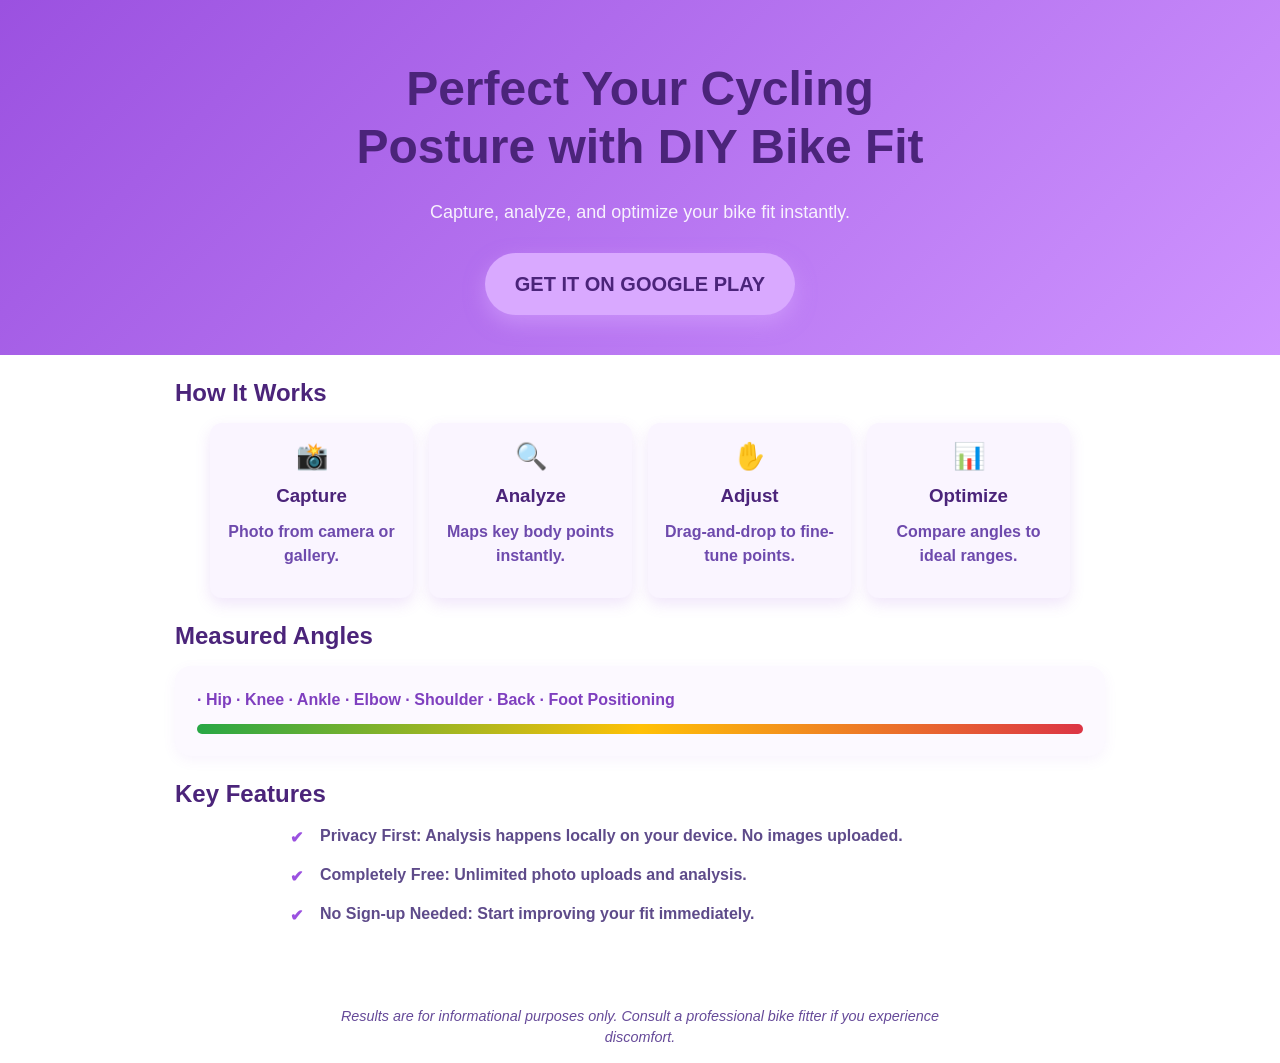
<file: index.html>
<!DOCTYPE html>
<html lang="en">
<head>
  <meta charset="UTF-8" />
  <meta name="viewport" content="width=device-width, initial-scale=1" />
  <title>DIY Bike Fit - Cycling Posture & Angle Analyser</title>
  <link rel="icon" type="image/png" href="icon.png" />
  <link rel="apple-touch-icon" href="apple-touch-icon.png" />
  <style>
    /* Reset & Base */
    *, *::before, *::after {
      box-sizing: border-box;
    }
    body {
      margin: 0;
      font-family: 'Inter', 'Segoe UI', Tahoma, Geneva, Verdana, sans-serif;
      background: #fff;
      color: #2e2e3a;
      line-height: 1.5;
      font-size: 16px;
      -webkit-font-smoothing: antialiased;
      -moz-osx-font-smoothing: grayscale;
    }
    a {
      color: inherit;
      text-decoration: none;
    }
    a:focus, button:focus {
      outline: 3px solid #d9a9ff;
      outline-offset: 2px;
    }
    img {
      max-width: 100%;
      height: auto;
      display: block;
    }
    h1, h2, h3 {
      font-weight: 700;
      color: #4b247a;
      margin-top: 0;
      margin-bottom: 0.5em;
    }
    p {
      margin-top: 0;
      margin-bottom: 1em;
    }

    /* Container */
    .container {
      max-width: 960px;
      margin: 20px auto;
      padding: 0 15px;
    }

    /* Header */
    header {
      position: sticky;
      top: 0;
      background: #faf5ff;
      box-shadow: 0 2px 5px rgba(75, 36, 122, 0.1);
      display: flex;
      justify-content: space-between;
      align-items: center;
      padding: 15px 15px;
      z-index: 10;
    }
    .logo {
      font-size: 1.4rem;
      font-weight: 700;
      color: #7f3fbf;
    }
    .btn-download {
      background: #9b51e0;
      border: none;
      color: white;
      padding: 10px 20px;
      font-weight: 600;
      border-radius: 30px;
      cursor: pointer;
      transition: background-color 0.3s ease;
      font-size: 1rem;
    }
    .btn-download:hover,
    .btn-download:focus {
      background: #7f3fbf;
    }

    /* Hero */
    .hero {
      text-align: center;
      padding: 60px 20px 40px;
      background: linear-gradient(135deg, #9b51e0 0%, #cf94ff 100%);
      color: #fff;
    }
    .hero h1 {
      font-size: 2.25rem;
      max-width: 600px;
      margin: 0 auto 0.5em;
      line-height: 1.2;
    }
    .hero p {
      font-size: 1.125rem;
      max-width: 520px;
      margin: 0 auto 1.5em;
      font-weight: 500;
      opacity: 0.9;
    }
    .hero .btn-group {
      display: inline-flex;
      gap: 15px;
      flex-wrap: wrap;
      justify-content: center;
    }
    .btn-primary {
      background-color: #d9a9ff;
      color: #4b247a;
      border: none;
      padding: 14px 28px;
      font-size: 1.1rem;
      font-weight: 700;
      border-radius: 32px;
      cursor: pointer;
      text-transform: uppercase;
      box-shadow: 0 8px 20px rgba(217, 169, 255, 0.5);
      transition: background-color 0.3s ease;
      display: inline-flex;
      align-items: center;
      gap: 8px;
    }
    .btn-primary:hover,
    .btn-primary:focus {
      background-color: #c375ff;
      box-shadow: 0 10px 25px rgba(195, 117, 255, 0.7);
    }
    .btn-secondary {
      background: transparent;
      color: #d9a9ff;
      border: 2px solid #d9a9ff;
      padding: 12px 24px;
      font-weight: 600;
      border-radius: 32px;
      cursor: pointer;
      text-transform: none;
      transition: background-color 0.3s ease, color 0.3s ease;
    }
    .btn-secondary:hover,
    .btn-secondary:focus {
      background-color: #d9a9ff;
      color: #4b247a;
    }

    /* Sections */
    section {
      padding: 60px 20px 40px;
    }

    /* How It Works */
    .steps {
      display: grid;
      gap: 16px;
      grid-template-columns: repeat(auto-fit, minmax(160px, 1fr));
      max-width: 860px;
      margin: 0 auto;
    }
    .step {
      background: #faf5ff;
      padding: 14px 12px;
      border-radius: 12px;
      box-shadow: 0 6px 15px rgba(155, 81, 224, 0.15);
      text-align: center;
      color: #6e4aad;
      font-weight: 600;
      user-select: none;
    }
    .step-icon {
      font-size: 26px;
      margin-bottom: 6px;
      color: #9b51e0;
    }

    /* What It Measures */
    .measure-card {
      background: #fcf9ff;
      border: 2px solid transparent;
      padding: 20px 20px;
      border-radius: 16px;
      box-shadow: 0 4px 14px rgba(155, 81, 224, 0.07);
      /* max-width: 500px; */
    }
    .measure-items {
      margin: 0 0 12px 0;
      color: #7f3fbf;
      font-weight: 700;
    }
    /* Feedback bars */
    .feedback-bar {
      height: 10px;
      border-radius: 12px;
      margin-top: 10px;
      background: linear-gradient(to right, #28a745, #ffc107, #dc3545);
    }

    /* Key Features */
    .features-list {
      max-width: 700px;
      margin: 0 auto;
      list-style: none;
      padding-left: 0;
      color: #5e4b8a;
      font-weight: 600;
    }
    .features-list li {
      margin-bottom: 15px;
      position: relative;
      padding-left: 30px;
    }
    .features-list li::before {
      content: "✔";
      position: absolute;
      left: 0;
      top: 2px;
      color: #9b51e0;
      font-weight: 700;
    }

    /* Note */
    .note {
      max-width: 700px;
      margin: 0 auto;
      padding-top: 60px;
      color: #664a99;
      font-size: 0.9rem;
      font-style: italic;
      text-align: center;
    }

    /* Footer */
    footer {
      background: #faf5ff;
      color: #7f3fbf;
      padding: 25px 20px;
      text-align: center;
      font-size: 0.9rem;
      user-select: none;
    }

    /* Responsive typography */
    @media(min-width: 768px) {
      .hero h1 {
        font-size: 3rem;
      }
      .btn-primary {
        font-size: 1.25rem;
        padding: 16px 30px;
      }
    }
  </style>
</head>
<body>

  <!-- <header class="container" role="banner">
    <div class="logo" aria-label="DIY Bike Fit Logo">DIY Bike Fit</div>
    <a href="https://play.google.com/store/apps/details?id=com.diybikefit.app" class="btn-download" role="button" aria-label="Download DIY Bike Fit on Google Play">Download Now</a>
  </header> -->

  <main>
    <section class="hero" aria-labelledby="hero-title">
      <h1 id="hero-title">Perfect Your Cycling Posture with DIY Bike Fit</h1>
      <p>Capture, analyze, and optimize your bike fit instantly.</p>
      <div class="btn-group">
        <a href="https://play.google.com/store/apps/details?id=com.diy.bikefit&hl=en" class="btn-primary" role="button" aria-label="Get DIY Bike Fit on Google Play">
          Get it on Google Play
        </a>
      </div>
    </section>

    <section class="container" aria-labelledby="how-it-works-title">
      <h2 id="how-it-works-title">How It Works</h2>
      <div class="steps" role="list">
        <article class="step" role="listitem" tabindex="0">
          <div class="step-icon" aria-hidden="true">📸</div>
          <h3>Capture</h3>
          <p>Photo from camera or gallery.</p>
        </article>
        <article class="step" role="listitem" tabindex="0">
          <div class="step-icon" aria-hidden="true">🔍</div>
          <h3>Analyze</h3>
          <p>Maps key body points instantly.</p>
        </article>
        <article class="step" role="listitem" tabindex="0">
          <div class="step-icon" aria-hidden="true">✋</div>
          <h3>Adjust</h3>
          <p>Drag-and-drop to fine-tune points.</p>
        </article>
        <article class="step" role="listitem" tabindex="0">
          <div class="step-icon" aria-hidden="true">📊</div>
          <h3>Optimize</h3>
          <p>Compare angles to ideal ranges.</p>
        </article>
      </div>
    </section>

    <section class="container" aria-labelledby="measures-title">
      <h2 id="measures-title">Measured Angles</h2>
      <div class="measure-card">
        <p class="measure-items">&middot; Hip &middot; Knee &middot; Ankle &middot; Elbow &middot; Shoulder &middot; Back &middot; Foot Positioning</p>
        <div class="feedback-bar" aria-label="Color-coded feedback indicator"></div>
      </div>
    </section>

    <section class="container" aria-labelledby="features-title">
      <h2 id="features-title">Key Features</h2>
      <ul class="features-list">
        <li>Privacy First: Analysis happens locally on your device. No images uploaded.</li>
        <li>Completely Free: Unlimited photo uploads and analysis.</li>
        <li>No Sign-up Needed: Start improving your fit immediately.</li>
      </ul>
    </section>

    <section class="container note" aria-label="Disclaimer">
      <p>Results are for informational purposes only. Consult a professional bike fitter if you experience discomfort.</p>
    </section>
  </main>

</body>
</html>
</file>
